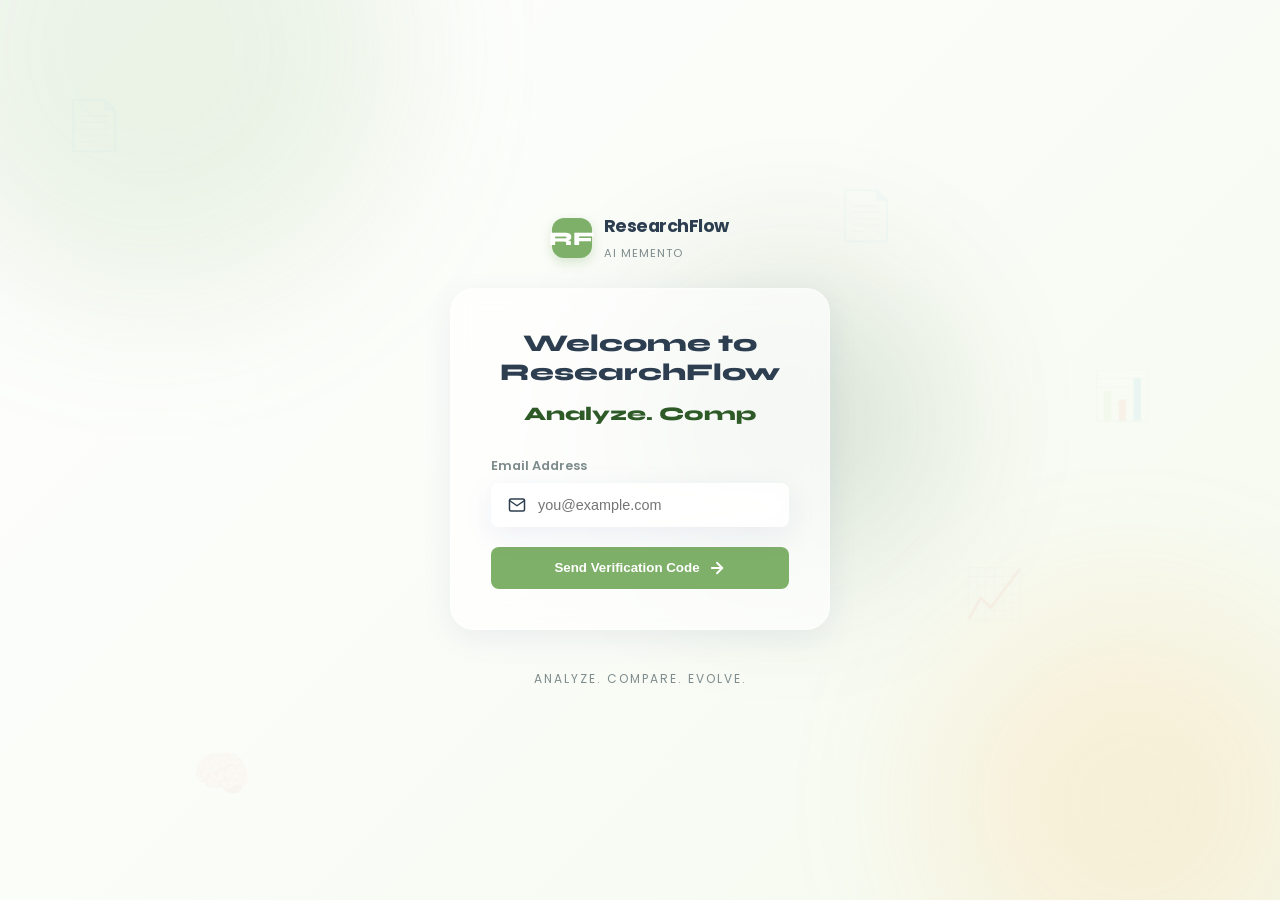
<file: frontend/login.html>
<!DOCTYPE html>
<html lang="en">
<head>
    <meta charset="UTF-8">
    <meta name="viewport" content="width=device-width, initial-scale=1.0">
    <title>Login | ResearchFlow AI</title>
    <link rel="preconnect" href="https://fonts.googleapis.com">
    <link rel="preconnect" href="https://fonts.gstatic.com" crossorigin>
    <link href="https://fonts.googleapis.com/css2?family=Poppins:wght@300;400;500;600;700;800&family=Syne:wght@700;800&display=swap" rel="stylesheet">
    <link rel="stylesheet" href="style.css">
</head>
<body class="login-page animate-bg">
    <div class="login-bg-shapes">
        <!-- Floating Elements -->
        <div class="paper-icon-float" style="top: 10%; left: 5%; --duration: 20s;">📄</div>
        <div class="paper-icon-float" style="top: 40%; right: 10%; --duration: 25s;">📊</div>
        <div class="paper-icon-float" style="bottom: 10%; left: 15%; --duration: 18s;">🧠</div>
        <div class="paper-icon-float" style="top: 20%; right: 30%; --duration: 22s;">📄</div>
        <div class="paper-icon-float" style="bottom: 30%; right: 20%; --duration: 28s;">📈</div>
        
        <div class="shape s1"></div>
        <div class="shape s2"></div>
        <div class="shape s3"></div>
    </div>

    <div class="login-wrapper">
        <div class="logo" style="justify-content: center; margin-bottom: 24px;">
            <div class="logo-mark">RF</div>
            <div class="logo-text">
                <span class="logo-title">ResearchFlow</span>
                <span class="logo-sub">AI Memento</span>
            </div>
        </div>

        <div class="login-card-container glass animate-pop">
            <div class="login-header">
                <h2>Welcome to ResearchFlow</h2>
                <div class="typing-container" id="loginTyping"></div>
            </div>

            <form id="loginForm" class="login-form-content">
                <div class="form-group">
                    <label>Email Address</label>
                    <div class="input-with-icon glass">
                        <svg width="18" height="18" viewBox="0 0 24 24" fill="none" stroke="currentColor" stroke-width="2" stroke-linecap="round" stroke-linejoin="round"><path d="M4 4h16c1.1 0 2 .9 2 2v12c0 1.1-.9 2-2 2H4c-1.1 0-2-.9-2-2V6c0-1.1.9-2 2-2z"/><polyline points="22,6 12,13 2,6"/></svg>
                        <input type="email" id="emailInput" placeholder="you@example.com" required>
                    </div>
                </div>
                <button type="submit" id="loginBtn" class="primary-btn full-width">
                    <span>Send Verification Code</span>
                    <svg width="18" height="18" viewBox="0 0 24 24" fill="none" stroke="currentColor" stroke-width="2.5" stroke-linecap="round" stroke-linejoin="round"><line x1="5" y1="12" x2="19" y2="12"/><polyline points="12 5 19 12 12 19"/></svg>
                </button>
            </form>

            <form id="otpForm" class="login-form-content hidden">
                <div class="otp-alert glass">
                    <svg width="18" height="18" viewBox="0 0 24 24" fill="none" stroke="currentColor" stroke-width="2" stroke-linecap="round" stroke-linejoin="round"><path d="M22 16.92v3a2 2 0 0 1-2.18 2 19.79 19.79 0 0 1-8.63-3.07A19.5 19.5 0 0 1 4.69 12 19.79 19.79 0 0 1 1.61 3.41 2 2 0 0 1 3.6 1.22h3a2 2 0 0 1 2 1.72c.127.96.361 1.903.7 2.81a2 2 0 0 1-.45 2.11L7.91 8.77a16 16 0 0 0 6.29 6.29l.83-.83a2 2 0 0 1 2.11-.45c.907.339 1.85.573 2.81.7A2 2 0 0 1 21.73 17z"/></svg>
                    <span>Check your email for the 6-digit code.</span>
                </div>
                <div class="form-group">
                    <label>Verification Code</label>
                    <input type="text" id="otpInput" class="otp-field glass" placeholder="· · · · · ·" maxlength="6" required>
                </div>
                <button type="submit" id="verifyBtn" class="primary-btn full-width">
                    <span>Verify & Login</span>
                </button>
                <button type="button" id="backBtn" class="back-link">← Use a different email</button>
            </form>

            <div id="loginError" class="error-msg hidden"></div>
        </div>
        
        <p class="login-footer">Analyze. Compare. Evolve.</p>
    </div>

    <script src="login.js"></script>
    <script>
        document.getElementById('backBtn')?.addEventListener('click', () => {
            document.getElementById('otpForm').classList.add('hidden');
            document.getElementById('loginForm').classList.remove('hidden');
            document.getElementById('loginError').classList.add('hidden');
        });
    </script>
</body>
</html>
</file>
<file: frontend/style.css>
/* ─── Modern ResearchFlow AI Design System ─── */
:root {
    /* Colors - Light Green Theme */
    --primary: #7fb069;
    --primary-dark: #2d5a27;
    --primary-light: #e8f5e9;
    --accent: #ffb74d;
    --bg-gradient: linear-gradient(135deg, #f9fbf9 0%, #e8f5e9 100%);
    --glass-bg: rgba(255, 255, 255, 0.7);
    --glass-border: rgba(255, 255, 255, 0.4);
    --text-main: #2c3e50;
    --text-muted: #7f8c8d;
    --white: #ffffff;
    --danger: #e74c3c;
    --warning: #f39c12;

    /* Shadows & Blur */
    --shadow-soft: 0 8px 32px rgba(31, 38, 135, 0.07);
    --shadow-hover: 0 12px 48px rgba(31, 38, 135, 0.12);
    --blur: 12px;

    /* Spacing & Radii */
    --radius-sm: 8px;
    --radius-md: 16px;
    --radius-lg: 24px;
    --sidebar-w: 280px;
    --header-h: 70px;
}

.hidden {
    display: none !important;
}

/* ─── Reset & Base ─── */
* {
    margin: 0;
    padding: 0;
    box-sizing: border-box;
}

body {
    font-family: 'Poppins', sans-serif;
    background: var(--bg-gradient);
    color: var(--text-main);
    overflow: hidden;
    height: 100vh;
    -webkit-font-smoothing: antialiased;
}

.app-container {
    display: flex;
    height: 100vh;
    width: 100vw;
    position: relative;
}

/* ─── Scrollbars ─── */
::-webkit-scrollbar {
    width: 6px;
}
::-webkit-scrollbar-track {
    background: transparent;
}
::-webkit-scrollbar-thumb {
    background: rgba(127, 176, 105, 0.3);
    border-radius: 10px;
}
::-webkit-scrollbar-thumb:hover {
    background: var(--primary);
}

/* ─── Glassmorphism Utility ─── */
.glass {
    background: var(--glass-bg);
    backdrop-filter: blur(var(--blur));
    -webkit-backdrop-filter: blur(var(--blur));
    border: 1px solid var(--glass-border);
    box-shadow: var(--shadow-soft);
}

/* ─── Particles Background ─── */
.particles-container {
    position: absolute;
    top: 0;
    left: 0;
    width: 100%;
    height: 100%;
    z-index: -1;
    opacity: 0.5;
    pointer-events: none;
}

/* ─── Sidebar ─── */
.sidebar {
    width: var(--sidebar-w);
    background: var(--white);
    border-right: 1px solid rgba(0,0,0,0.05);
    display: flex;
    flex-direction: column;
    z-index: 100;
    transition: transform 0.3s cubic-bezier(0.4, 0, 0.2, 1);
}

.sidebar-header {
    padding: 24px;
    display: flex;
    justify-content: space-between;
    align-items: center;
}

.logo {
    display: flex;
    align-items: center;
    gap: 12px;
}

.logo-mark {
    background: var(--primary);
    color: var(--white);
    font-family: 'Syne', sans-serif;
    font-weight: 800;
    width: 40px;
    height: 40px;
    display: flex;
    align-items: center;
    justify-content: center;
    border-radius: 12px;
    font-size: 1.2rem;
    box-shadow: 0 4px 12px rgba(127, 176, 105, 0.3);
}

.logo-title {
    display: block;
    font-weight: 700;
    font-size: 1.1rem;
    letter-spacing: -0.5px;
}

.logo-sub {
    font-size: 0.7rem;
    color: var(--text-muted);
    text-transform: uppercase;
    letter-spacing: 1px;
}

.search-sidebar-wrapper {
    padding: 0 24px 16px;
    position: relative;
}

.search-sidebar-wrapper input {
    width: 100%;
    padding: 10px 14px 10px 36px;
    border-radius: var(--radius-sm);
    border: 1px solid rgba(0,0,0,0.05);
    background: #fcfcfc;
    font-size: 0.85rem;
    outline: none;
    transition: all 0.2s;
}

.search-sidebar-wrapper input:focus {
    border-color: var(--primary);
    background: var(--white);
    box-shadow: 0 0 0 3px rgba(127, 176, 105, 0.1);
}

.search-sidebar-wrapper svg {
    position: absolute;
    left: 36px;
    top: 50%;
    transform: translateY(-50%);
    color: var(--text-muted);
}

.mementos-section {
    flex: 1;
    overflow-y: auto;
    padding: 0 12px;
}

.section-header {
    padding: 12px 12px 8px;
    display: flex;
    justify-content: space-between;
    align-items: center;
    font-size: 0.75rem;
    font-weight: 600;
    color: var(--text-muted);
    text-transform: uppercase;
    letter-spacing: 0.5px;
}

.refresh-icon {
    background: none;
    border: none;
    color: var(--text-muted);
    cursor: pointer;
    transition: transform 0.3s ease;
}

.refresh-icon:hover {
    color: var(--primary);
    transform: rotate(180deg);
}

.mementos-list {
    list-style: none;
}

.memento-item-wrapper {
    margin-bottom: 4px;
    padding: 4px;
    border-radius: var(--radius-md);
    cursor: pointer;
    transition: all 0.2s ease;
    display: flex;
    align-items: center;
    gap: 12px;
    position: relative;
    overflow: hidden;
}

.memento-item-wrapper:hover {
    background: var(--primary-light);
}

.memento-item-wrapper.active {
    background: var(--primary-light);
    border-left: 4px solid var(--primary);
}

.memento-checkbox {
    width: 18px;
    height: 18px;
    border-radius: 4px;
    cursor: pointer;
    accent-color: var(--primary);
}

.memento-info {
    flex: 1;
    min-width: 0;
}

.memento-title {
    font-weight: 500;
    font-size: 0.85rem;
    white-space: nowrap;
    overflow: hidden;
    text-overflow: ellipsis;
    display: block;
}

.memento-date {
    font-size: 0.7rem;
    color: var(--text-muted);
}

.delete-memento-btn {
    opacity: 0;
    background: none;
    border: none;
    color: var(--danger);
    cursor: pointer;
    padding: 4px;
    transition: all 0.2s;
}

.memento-item-wrapper:hover .delete-memento-btn {
    opacity: 1;
}

.sidebar-footer {
    padding: 24px;
    border-top: 1px solid rgba(0,0,0,0.05);
    display: flex;
    flex-direction: column;
    gap: 10px;
}

/* ─── Main Content ─── */
.main-content {
    flex: 1;
    display: flex;
    flex-direction: column;
    position: relative;
}

.top-nav {
    height: var(--header-h);
    display: flex;
    align-items: center;
    padding: 0 40px;
    z-index: 10;
}

.input-container {
    width: 100%;
    max-width: 800px;
    margin: 0 auto;
    display: flex;
    padding: 6px;
    border-radius: var(--radius-md);
    gap: 8px;
}

.input-container input {
    flex: 1;
    background: transparent;
    border: none;
    padding: 0 16px;
    font-size: 0.95rem;
    outline: none;
    color: var(--text-main);
}

.analyze-action-btn {
    background: var(--primary);
    color: var(--white);
    border: none;
    padding: 10px 24px;
    border-radius: var(--radius-sm);
    font-weight: 600;
    cursor: pointer;
    position: relative;
    overflow: hidden;
    transition: transform 0.2s, box-shadow 0.2s;
}

.analyze-action-btn:hover {
    transform: translateY(-2px);
    box-shadow: 0 4px 15px rgba(127, 176, 105, 0.4);
}

.analyze-action-btn:active {
    transform: translateY(0);
}

/* ─── Hero Section ─── */
.scroll-container {
    flex: 1;
    overflow-y: auto;
    padding: 20px 40px 100px;
    scroll-behavior: smooth;
}

.hero-section {
    display: flex;
    align-items: center;
    justify-content: space-between;
    padding: 60px 0;
    margin-bottom: 40px;
}

.hero-content h1 {
    font-family: 'Syne', sans-serif;
    font-size: 3.5rem;
    font-weight: 800;
    line-height: 1.1;
    background: linear-gradient(to right, var(--primary-dark), var(--primary));
    background-clip: text;
    -webkit-background-clip: text;
    -webkit-text-fill-color: transparent;
    margin-bottom: 8px;
}

.hero-subtitle {
    font-size: 1.2rem;
    color: var(--text-muted);
    font-weight: 300;
    margin-bottom: 32px;
}

.hero-stats {
    display: flex;
    gap: 20px;
}

.stat-card {
    padding: 20px;
    border-radius: var(--radius-md);
    min-width: 140px;
    display: flex;
    flex-direction: column;
}

.stat-value {
    font-size: 1.5rem;
    font-weight: 700;
    color: var(--primary-dark);
}

.stat-label {
    font-size: 0.75rem;
    color: var(--text-muted);
    text-transform: uppercase;
    font-weight: 600;
}

/* ─── Dashboard Sections ─── */
.section-title {
    margin: 40px 0 20px;
}

.section-title h3 {
    font-size: 1.1rem;
    font-weight: 700;
    margin-bottom: 4px;
}

.title-line {
    width: 40px;
    height: 3px;
    background: var(--primary);
    border-radius: 10px;
}

.timeline-container {
    padding: 30px;
    border-radius: var(--radius-lg);
    min-height: 200px;
    display: flex;
    gap: 20px;
    overflow-x: auto;
    scroll-snap-type: x mandatory;
}

.timeline-item {
    min-width: 280px;
    padding: 24px;
    background: var(--white);
    border-radius: var(--radius-md);
    box-shadow: var(--shadow-soft);
    display: flex;
    flex-direction: column;
    gap: 12px;
    scroll-snap-align: start;
    border-bottom: 4px solid var(--primary-light);
    transition: transform 0.3s ease;
}

.timeline-item:hover {
    transform: translateY(-10px);
}

.timeline-year {
    font-weight: 800;
    color: var(--primary);
    font-size: 0.9rem;
}

.timeline-title {
    font-weight: 600;
    font-size: 0.95rem;
    line-height: 1.4;
}

/* ─── Results View ─── */
.results-header-actions {
    display: flex;
    align-items: center;
    gap: 20px;
    margin-bottom: 30px;
}

.results-header-actions h2 {
    flex: 1;
    font-size: 1.6rem;
    font-weight: 700;
}

.results-grid {
    display: grid;
    grid-template-columns: repeat(2, 1fr);
    gap: 24px;
}

.analysis-card {
    padding: 30px;
    border-radius: var(--radius-lg);
    display: flex;
    flex-direction: column;
    gap: 20px;
    transition: all 0.3s ease;
}

.analysis-card:hover {
    transform: translateY(-5px);
    box-shadow: var(--shadow-hover);
    border-color: var(--primary);
}

.card-header {
    display: flex;
    align-items: center;
    gap: 12px;
}

.card-icon {
    width: 40px;
    height: 40px;
    border-radius: 10px;
    display: flex;
    align-items: center;
    justify-content: center;
}

.s-bg { background: #e3f2fd; color: #1976d2; }
.m-bg { background: #f3e5f5; color: #7b1fa2; }
.r-bg { background: #e8f5e9; color: #388e3c; }
.c-bg { background: #fff3e0; color: #f57c00; }
.e-bg { background: #e0f2f1; color: #00796b; }
.g-bg { background: #ffebee; color: #c62828; }

.card-header h4 {
    font-size: 1rem;
    font-weight: 700;
    text-transform: uppercase;
    letter-spacing: 0.5px;
}

.card-content {
    font-size: 0.92rem;
    line-height: 1.8;
    color: #444;
}

.card-list {
    list-style: none;
    display: flex;
    flex-direction: column;
    gap: 10px;
}

.card-list li {
    padding-left: 20px;
    position: relative;
    font-size: 0.9rem;
}

.card-list li::before {
    content: "•";
    color: var(--primary);
    font-weight: 800;
    position: absolute;
    left: 0;
}

.full-width {
    grid-column: span 2;
}

/* ─── Buttons ─── */
.primary-btn {
    background: var(--primary);
    color: var(--white);
    border: none;
    padding: 12px 20px;
    border-radius: var(--radius-sm);
    font-weight: 600;
    cursor: pointer;
    display: flex;
    align-items: center;
    justify-content: center;
    gap: 8px;
    transition: all 0.2s;
}

.primary-btn:hover { background: var(--primary-dark); }
.primary-btn:disabled { opacity: 0.5; cursor: not-allowed; }

.ghost-btn {
    background: transparent;
    border: 1px solid rgba(0,0,0,0.1);
    color: var(--text-main);
    padding: 12px 20px;
    border-radius: var(--radius-sm);
    font-weight: 600;
    cursor: pointer;
    display: flex;
    align-items: center;
    justify-content: center;
    gap: 8px;
    transition: all 0.2s;
}

.ghost-btn:hover { background: #f5f5f5; border-color: rgba(0,0,0,0.2); }

.danger-btn {
    background: var(--danger);
    color: var(--white);
    border: none;
    padding: 12px 20px;
    border-radius: var(--radius-sm);
    font-weight: 600;
    cursor: pointer;
}

/* ─── Loading State ─── */
.loading-overlay {
    position: absolute;
    inset: 0;
    background: rgba(255,255,255,0.8);
    backdrop-filter: blur(4px);
    z-index: 100;
    display: flex;
    flex-direction: column;
    align-items: center;
    justify-content: center;
}

.ai-loader {
    display: flex;
    flex-direction: column;
    align-items: center;
    gap: 20px;
}

.loader-circle {
    width: 12px;
    height: 12px;
    background: var(--primary);
    border-radius: 50%;
    animation: bounce 0.6s infinite alternate;
}

.loader-circle:nth-child(2) { animation-delay: 0.2s; }
.loader-circle:nth-child(3) { animation-delay: 0.4s; }

@keyframes bounce {
    to { transform: translateY(-20px); opacity: 0.5; }
}

.progress-container {
    width: 200px;
    height: 6px;
    background: #eee;
    border-radius: 10px;
    margin-top: 40px;
    overflow: hidden;
}

.analysis-progress-bar {
    width: 0%;
    height: 100%;
    background: var(--primary);
    transition: width 0.4s cubic-bezier(0.4, 0, 0.2, 1);
}

/* ─── AI Loader ─── */
.ai-loader {
    display: flex;
    gap: 10px;
}

.loader-circle {
    width: 20px;
    height: 20px;
    border-radius: 50%;
    background: var(--primary);
    animation: loader-bounce 0.6s infinite alternate;
}

.loader-circle:nth-child(2) { animation-delay: 0.2s; }
.loader-circle:nth-child(3) { animation-delay: 0.4s; }

@keyframes loader-bounce {
    from { transform: translateY(0); opacity: 0.3; }
    to { transform: translateY(-20px); opacity: 1; }
}

/* ─── Paper Icons Floating ─── */
.paper-icon-float {
    position: absolute;
    font-size: 3rem;
    opacity: 0.05;
    pointer-events: none;
    z-index: 0;
    animation: float-rotate var(--duration) linear infinite;
}

@keyframes float-rotate {
    0% { transform: translate(0, 0) rotate(0deg); }
    50% { transform: translate(50px, -100px) rotate(180deg); }
    100% { transform: translate(0, 0) rotate(360deg); }
}

/* ─── Chatbot ─── */
.chatbot-container {
    position: fixed;
    bottom: 30px;
    right: 30px;
    z-index: 1000;
}

.chatbot-trigger {
    width: 60px;
    height: 60px;
    border-radius: 50%;
    background: var(--primary);
    color: var(--white);
    border: none;
    cursor: pointer;
    display: flex;
    align-items: center;
    justify-content: center;
    transition: all 0.3s cubic-bezier(0.175, 0.885, 0.32, 1.275);
}

.chatbot-trigger:hover {
    transform: scale(1.1) rotate(5deg);
    box-shadow: 0 10px 25px rgba(127, 176, 105, 0.4);
}

.chatbot-window {
    position: absolute;
    bottom: 80px;
    right: 0;
    width: 350px;
    height: 500px;
    border-radius: var(--radius-lg);
    display: flex;
    flex-direction: column;
    overflow: hidden;
    animation: slideUp 0.4s ease;
}

.chat-header {
    padding: 20px;
    background: var(--primary);
    color: var(--white);
    display: flex;
    justify-content: space-between;
    align-items: center;
}

.chat-title {
    display: flex;
    align-items: center;
    gap: 10px;
    font-weight: 600;
}

.ai-status {
    width: 8px;
    height: 8px;
    background: #2ecc71;
    border-radius: 50%;
    box-shadow: 0 0 8px #2ecc71;
}

.chat-messages {
    flex: 1;
    padding: 20px;
    overflow-y: auto;
    display: flex;
    flex-direction: column;
    gap: 12px;
}

.message {
    padding: 12px 16px;
    border-radius: var(--radius-md);
    font-size: 0.85rem;
    max-width: 85%;
    line-height: 1.5;
}

.message.system {
    background: #f1f1f1;
    align-self: flex-start;
    border-bottom-left-radius: 0;
}

.message.user {
    background: var(--primary);
    color: var(--white);
    align-self: flex-end;
    border-bottom-right-radius: 0;
}

.chat-input-area {
    padding: 15px;
    border-top: 1px solid rgba(0,0,0,0.05);
    display: flex;
    gap: 10px;
}

.chat-input-area input {
    flex: 1;
    border: 1px solid #eee;
    padding: 10px 15px;
    border-radius: 20px;
    outline: none;
    font-size: 0.85rem;
}

#sendChatBtn {
    background: var(--primary);
    color: var(--white);
    border: none;
    width: 36px;
    height: 36px;
    border-radius: 50%;
    cursor: pointer;
    display: flex;
    align-items: center;
    justify-content: center;
}

/* ─── Modals ─── */
.modal {
    position: fixed;
    inset: 0;
    background: rgba(0,0,0,0.4);
    backdrop-filter: blur(8px);
    z-index: 2000;
    display: flex;
    align-items: center;
    justify-content: center;
}

.modal-content {
    width: 90%;
    max-width: 400px;
    padding: 40px;
    border-radius: var(--radius-lg);
    text-align: center;
}

.modal-icon {
    font-size: 3rem;
    margin-bottom: 20px;
}

.modal-actions {
    display: flex;
    gap: 12px;
    margin-top: 30px;
    justify-content: center;
}

/* ─── Animations ─── */
@keyframes slideUp {
    from { opacity: 0; transform: translateY(30px); }
    to { opacity: 1; transform: translateY(0); }
}

@keyframes fadeIn {
    from { opacity: 0; }
    to { opacity: 1; }
}

/* ─── Login Page Styles ─── */
.login-page {
    display: flex;
    align-items: center;
    justify-content: center;
    height: 100vh;
    background: var(--bg-gradient);
}

.login-bg-shapes {
    position: fixed;
    inset: 0;
    z-index: -1;
    overflow: hidden;
}

.shape {
    position: absolute;
    border-radius: 50%;
    filter: blur(80px);
    opacity: 0.15;
}

.shape.s1 { width: 500px; height: 500px; background: var(--primary); top: -200px; left: -100px; }
.shape.s2 { width: 400px; height: 400px; background: var(--accent); bottom: -100px; right: -50px; }
.shape.s3 { width: 300px; height: 300px; background: var(--primary-dark); top: 30%; left: 50%; }

.login-wrapper {
    width: 100%;
    max-width: 420px;
    padding: 20px;
}

.login-card-container {
    padding: 40px;
    border-radius: var(--radius-lg);
}

.login-header {
    text-align: center;
    margin-bottom: 32px;
}

.login-header h2 { font-weight: 800; font-family: 'Syne', sans-serif; font-size: 1.5rem; margin-bottom: 8px; }
.login-header p { font-size: 0.85rem; color: var(--text-muted); }

.login-form-content {
    display: flex;
    flex-direction: column;
    gap: 20px;
}

.form-group { display: flex; flex-direction: column; gap: 8px; }
.form-group label { font-size: 0.8rem; font-weight: 600; color: var(--text-muted); }

.input-with-icon {
    display: flex;
    align-items: center;
    gap: 12px;
    padding: 12px 16px;
    border-radius: var(--radius-sm);
}

.input-with-icon input { border: none; background: transparent; outline: none; flex: 1; font-size: 0.9rem; }

.full-width { width: 100%; }

.otp-alert {
    display: flex;
    align-items: center;
    gap: 12px;
    padding: 12px;
    background: rgba(127, 176, 105, 0.1);
    border-radius: var(--radius-sm);
    color: var(--primary-dark);
    font-size: 0.8rem;
}

.otp-field {
    text-align: center;
    letter-spacing: 8px;
    font-size: 1.5rem;
    font-weight: 700;
    padding: 12px;
    border-radius: var(--radius-sm);
    border: none;
    outline: none;
}

.back-link {
    background: none;
    border: none;
    color: var(--text-muted);
    font-size: 0.8rem;
    cursor: pointer;
    margin-top: 10px;
}

.back-link:hover { color: var(--primary); }

.error-msg {
    margin-top: 16px;
    padding: 12px;
    background: rgba(231, 76, 60, 0.1);
    color: var(--danger);
    border-radius: var(--radius-sm);
    font-size: 0.8rem;
    text-align: center;
}

.login-footer {
    text-align: center;
    margin-top: 40px;
    font-size: 0.75rem;
    color: var(--text-muted);
    text-transform: uppercase;
    letter-spacing: 2px;
}

@keyframes pop {
    0% { transform: scale(0.9); opacity: 0; }
    100% { transform: scale(1); opacity: 1; }
}

.animate-pop { animation: pop 0.3s cubic-bezier(0.175, 0.885, 0.32, 1.275); }
.hidden { display: none !important; }

/* ─── Typing Effect ─── */
.typing::after {
    content: "|";
    animation: blink 0.7s infinite;
}

@keyframes blink {
    50% { opacity: 0; }
}

/* ─── Responsive ─── */
@media (max-width: 1024px) {
    .results-grid { grid-template-columns: 1fr; }
    .full-width { grid-column: span 1; }
    .hero-section { flex-direction: column; text-align: center; }
    .hero-visual { display: none; }
}

@media (max-width: 768px) {
    .sidebar {
        position: absolute;
        left: 0;
        top: 0;
        bottom: 0;
        transform: translateX(-100%);
    }
    .sidebar.open { transform: translateX(0); }
    .top-nav { padding: 0 20px; }
    .scroll-container { padding: 20px; }
}

@keyframes pulse {
    0% { transform: scale(1); box-shadow: 0 0 0 0 rgba(127, 176, 105, 0.4); }
    70% { transform: scale(1.02); box-shadow: 0 0 0 10px rgba(127, 176, 105, 0); }
    100% { transform: scale(1); box-shadow: 0 0 0 0 rgba(127, 176, 105, 0); }
}

.pulse-animation {
    animation: pulse 2s infinite;
    background: var(--primary) !important;
    opacity: 1 !important;
}

/* ─── Structured Comparison UI ─── */
.comparison-grid {
    display: grid;
    grid-template-columns: repeat(auto-fit, minmax(300px, 1fr));
    gap: 20px;
    margin-top: 20px;
}

.compare-section-card {
    padding: 24px;
    border-radius: var(--radius-md);
    transition: all 0.3s cubic-bezier(0.4, 0, 0.2, 1);
}

.compare-section-card:hover {
    transform: translateY(-5px);
    box-shadow: var(--shadow-hover);
}

.compare-header {
    display: flex;
    align-items: center;
    gap: 12px;
    margin-bottom: 16px;
    border-bottom: 1px solid rgba(0,0,0,0.05);
    padding-bottom: 12px;
}

.compare-header h4 {
    font-weight: 700;
    text-transform: uppercase;
    font-size: 0.9rem;
    letter-spacing: 1px;
}

.compare-body {
    font-size: 0.9rem;
    line-height: 1.6;
    color: var(--text-main);
}

/* ─── Help & About Sections ─── */
.info-section {
    max-width: 900px;
    margin: 0 auto;
    padding: 40px;
}

.info-card {
    margin-bottom: 30px;
    padding: 30px;
    border-radius: var(--radius-lg);
}

.info-grid {
    display: grid;
    grid-template-columns: repeat(auto-fit, minmax(250px, 1fr));
    gap: 20px;
}

.dev-profile {
    display: flex;
    align-items: center;
    gap: 20px;
    padding: 20px;
    border-radius: var(--radius-md);
    background: rgba(127, 176, 105, 0.05);
}

.dev-avatar {
    width: 60px;
    height: 60px;
    background: var(--primary);
    color: white;
    border-radius: 50%;
    display: flex;
    align-items: center;
    justify-content: center;
    font-weight: 800;
    font-size: 1.2rem;
}

/* ─── Hero Visual Enhancement ─── */
.research-illustration {
    position: relative;
    width: 100%;
    height: 200px;
    display: flex;
    justify-content: center;
    align-items: center;
}

.floating-element {
    position: absolute;
    animation: float 4s ease-in-out infinite;
}

@keyframes float {
    0%, 100% { transform: translateY(0); }
    50% { transform: translateY(-20px); }
}

/* ─── Login Background Extras ─── */
.floating-icon {
    position: absolute;
    color: var(--primary);
    opacity: 0.1;
    animation: rotate-float 10s linear infinite;
}

@keyframes rotate-float {
    0% { transform: translate(0, 0) rotate(0deg); }
    50% { transform: translate(20px, -20px) rotate(180deg); }
    100% { transform: translate(0, 0) rotate(360deg); }
}

/* ─── Typing Animation ─── */
.typing-container {
    font-family: 'Syne', sans-serif;
    font-weight: 800;
    font-size: 1.2rem;
    color: var(--primary-dark);
    margin-top: 15px;
}

/* ─── Premium UI Design System ─── */
:root {
    --primary-glow: rgba(127, 176, 105, 0.4);
    --accent-glow: rgba(255, 183, 77, 0.4);
    --bg-animate: linear-gradient(-45deg, #f9fbf9, #e8f5e9, #f1f8e9, #ffffff);
}

@keyframes gradientBG {
    0% { background-position: 0% 50%; }
    50% { background-position: 100% 50%; }
    100% { background-position: 0% 50%; }
}

.animate-bg {
    background: var(--bg-animate);
    background-size: 400% 400%;
    animation: gradientBG 15s ease infinite;
}

.animate-bg-overlay {
    position: absolute;
    inset: 0;
    background: var(--bg-animate);
    background-size: 400% 400%;
    animation: gradientBG 15s ease infinite;
    z-index: -2;
    opacity: 0.4;
}

/* ─── Side-by-Side Comparison UI ─── */
.comparison-container {
    width: 100%;
    overflow-x: auto;
    padding: 20px 0;
}

.comparison-table {
    display: flex;
    flex-direction: column;
    min-width: 900px;
}

.comparison-header-row {
    display: grid;
    grid-template-columns: 220px 1fr 1fr;
    gap: 24px;
    padding: 20px 24px;
    position: sticky;
    top: 0;
    z-index: 20;
    background: rgba(255, 255, 255, 0.95);
    backdrop-filter: blur(10px);
    border-bottom: 2px solid var(--primary-light);
}

.comparison-row {
    display: grid;
    grid-template-columns: 220px 1fr 1fr;
    gap: 24px;
    padding: 30px 24px;
    border-bottom: 1px solid rgba(0,0,0,0.05);
    transition: all 0.3s ease;
}

.comparison-row:hover {
    background: rgba(127, 176, 105, 0.03);
}

.row-label {
    display: flex;
    align-items: center;
    gap: 12px;
    font-weight: 800;
    font-size: 0.85rem;
    text-transform: uppercase;
    letter-spacing: 1.5px;
    color: var(--text-muted);
}

.paper-col {
    padding: 25px;
    border-radius: var(--radius-md);
    background: var(--white);
    border: 1px solid var(--glass-border);
    box-shadow: var(--shadow-soft);
    font-size: 0.92rem;
    line-height: 1.8;
}

.paper-col.p1 { border-left: 6px solid var(--primary); }
.paper-col.p2 { border-left: 6px solid #3498db; }

.paper-title-card {
    padding: 16px;
    border-radius: var(--radius-sm);
    text-align: center;
    font-weight: 800;
}

.paper-title-card.p1 { background: var(--primary); color: white; }
.paper-title-card.p2 { background: #3498db; color: white; }

/* ─── Premium Sidebar Buttons ─── */
.nav-btn {
    display: flex;
    align-items: center;
    gap: 14px;
    padding: 16px 24px;
    border-radius: 50px;
    transition: all 0.3s cubic-bezier(0.175, 0.885, 0.32, 1.275);
}

.nav-btn.active {
    background: var(--primary);
    color: var(--white);
    box-shadow: 0 10px 25px var(--primary-glow);
}

/* ─── Top Nav Tabs ─── */
.header-tabs {
    display: flex;
    gap: 8px;
    background: rgba(0,0,0,0.04);
    padding: 5px;
    border-radius: 50px;
    margin-left: 20px;
}

.header-tab-btn {
    padding: 10px 22px;
    border-radius: 50px;
    font-size: 0.85rem;
    font-weight: 700;
    color: var(--text-muted);
    cursor: pointer;
    border: none;
    background: transparent;
    transition: all 0.3s;
}

.header-tab-btn.active {
    background: var(--white);
    color: var(--primary);
    box-shadow: 0 4px 12px rgba(0,0,0,0.08);
}
</file>
